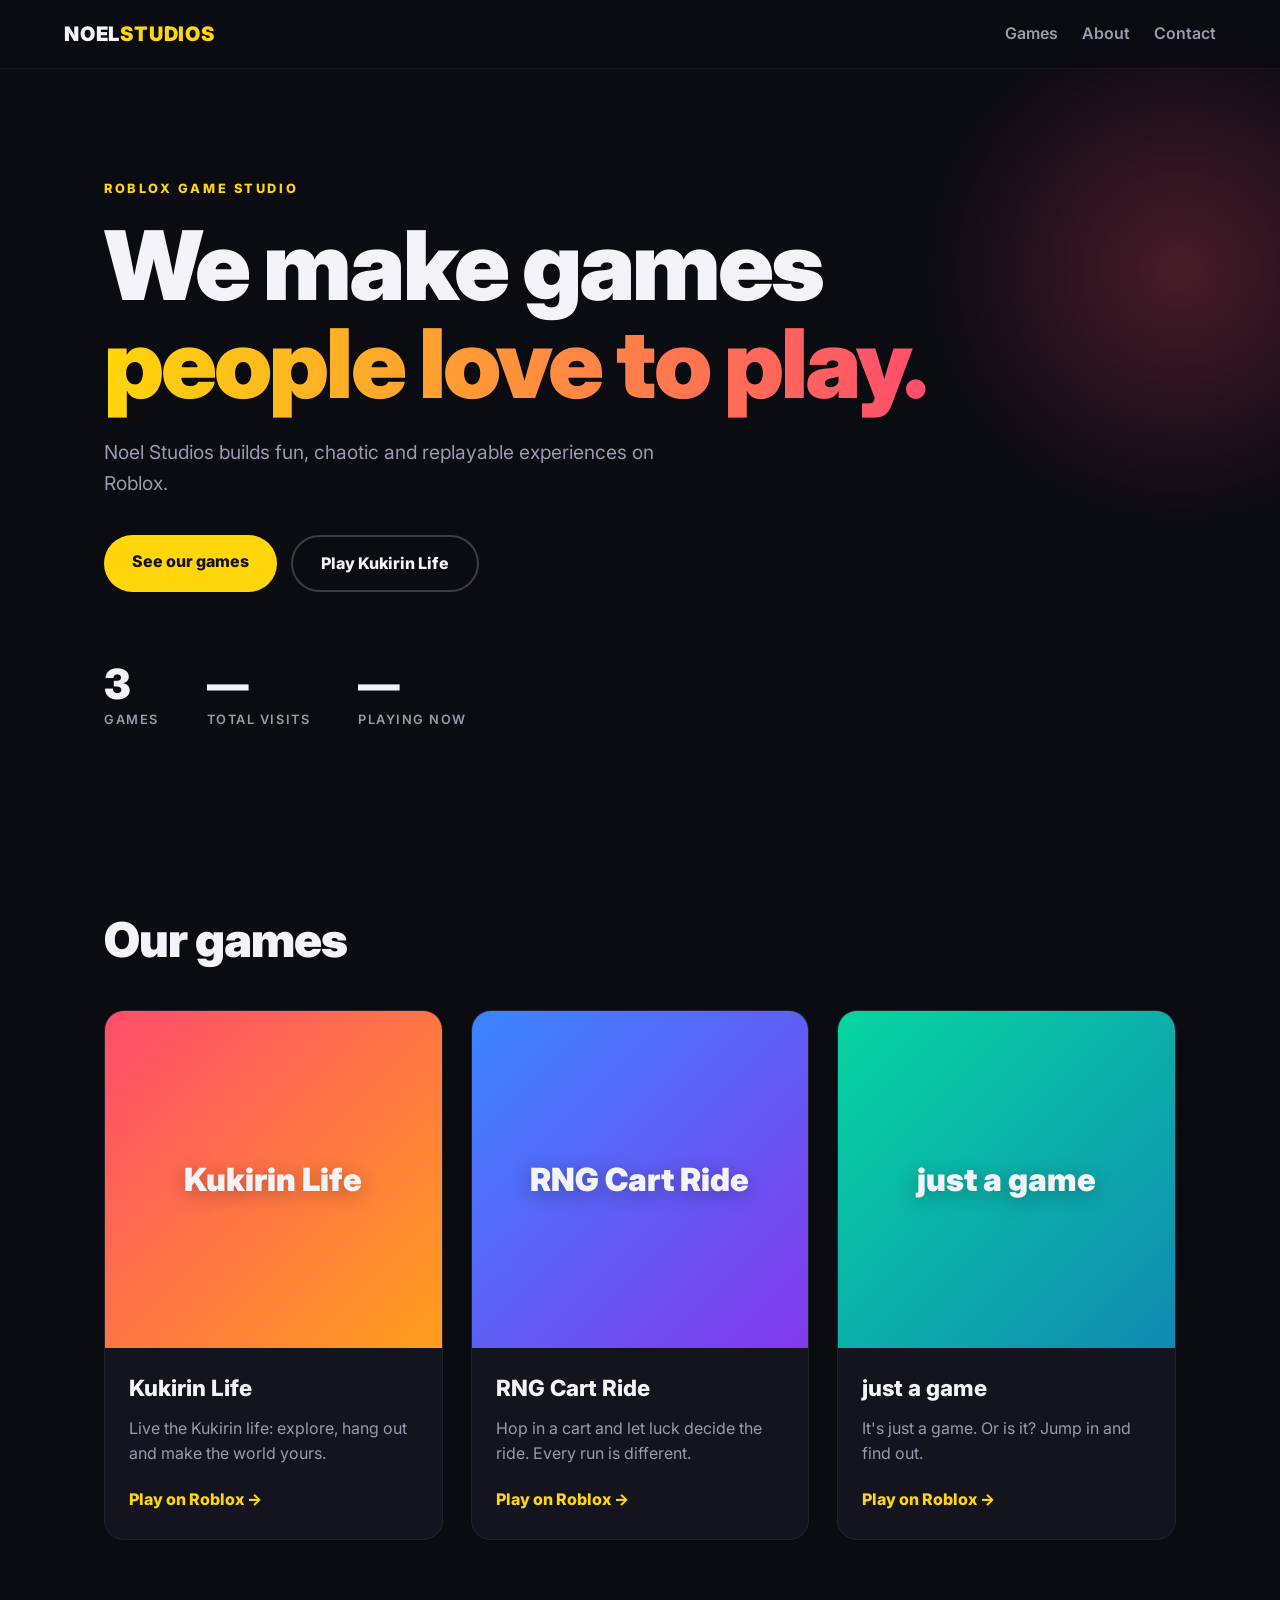
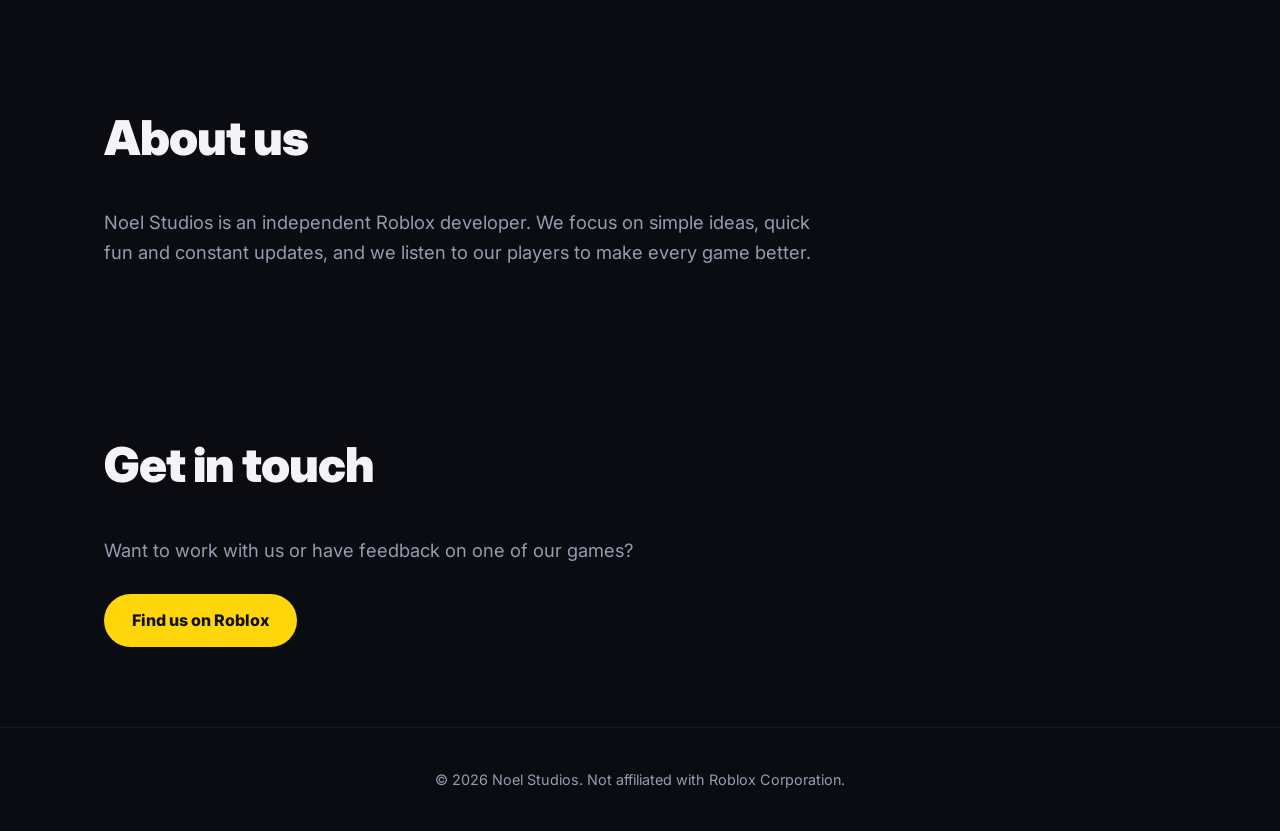
<file: index.html>
<!doctype html>
<html lang="en">
<head>
  <meta charset="utf-8">
  <meta name="viewport" content="width=device-width, initial-scale=1">
  <title>Noel Studios</title>
  <meta name="description" content="Noel Studios makes Roblox games: Kukirin Life, RNG Cart Ride and just a game.">
  <link rel="preconnect" href="https://fonts.googleapis.com">
  <link rel="preconnect" href="https://fonts.gstatic.com" crossorigin>
  <link href="https://fonts.googleapis.com/css2?family=Inter:wght@400;600;800;900&display=swap" rel="stylesheet">
  <link rel="stylesheet" href="style.css">
</head>
<body>
  <header class="nav">
    <a href="#top" class="logo">NOEL<span>STUDIOS</span></a>
    <nav>
      <a href="#games">Games</a>
      <a href="#about">About</a>
      <a href="#contact">Contact</a>
    </nav>
  </header>

  <main id="top">
    <section class="hero">
      <p class="eyebrow">Roblox game studio</p>
      <h1>We make games<br><span class="accent">people love to play.</span></h1>
      <p class="lead">Noel Studios builds fun, chaotic and replayable experiences on Roblox.</p>
      <div class="hero-actions">
        <a href="#games" class="btn btn-primary">See our games</a>
        <a href="https://www.roblox.com/games/122840796290491/Kukirin-Life" class="btn btn-ghost" target="_blank" rel="noopener">Play Kukirin Life</a>
      </div>
      <div class="stats">
        <div class="stat"><strong id="stat-games">3</strong><span>Games</span></div>
        <div class="stat"><strong id="stat-visits">—</strong><span>Total visits</span></div>
        <div class="stat"><strong id="stat-playing">—</strong><span>Playing now</span></div>
      </div>
    </section>

    <section id="games" class="section">
      <h2>Our games</h2>
      <div class="games" id="game-list"></div>
    </section>

    <section id="about" class="section about">
      <h2>About us</h2>
      <p>Noel Studios is an independent Roblox developer. We focus on simple ideas, quick fun and
        constant updates, and we listen to our players to make every game better.</p>
    </section>

    <section id="contact" class="section contact">
      <h2>Get in touch</h2>
      <p>Want to work with us or have feedback on one of our games?</p>
      <!-- Change this link to your email (mailto:you@example.com), Discord invite or Roblox group -->
      <a class="btn btn-primary" href="https://www.roblox.com/games/122840796290491/Kukirin-Life" target="_blank" rel="noopener">Find us on Roblox</a>
    </section>
  </main>

  <footer class="footer">
    <p>&copy; <span id="year"></span> Noel Studios. Not affiliated with Roblox Corporation.</p>
  </footer>

  <script src="script.js"></script>
</body>
</html>
</file>
<file: style.css>
:root {
  --bg: #0b0b12;
  --bg-2: #14141f;
  --text: #f4f4f8;
  --muted: #9a9ab0;
  --accent: #ffd60a;
  --accent-2: #ff4d6d;
  --radius: 20px;
}

* { box-sizing: border-box; margin: 0; padding: 0; }

html { scroll-behavior: smooth; }

body {
  background: var(--bg);
  color: var(--text);
  font-family: "Inter", system-ui, sans-serif;
  line-height: 1.6;
  overflow-x: hidden;
}

a { color: inherit; text-decoration: none; }

/* Navigation */
.nav {
  position: sticky;
  top: 0;
  z-index: 10;
  display: flex;
  justify-content: space-between;
  align-items: center;
  padding: 18px max(16px, 5vw);
  background: rgba(11, 11, 18, 0.8);
  backdrop-filter: blur(12px);
  border-bottom: 1px solid rgba(255, 255, 255, 0.06);
}

.logo { font-weight: 900; font-size: 1.25rem; letter-spacing: 0.04em; }
.logo span { color: var(--accent); }

.nav nav { display: flex; gap: 24px; }
.nav nav a { color: var(--muted); font-weight: 600; transition: color .2s; }
.nav nav a:hover { color: var(--text); }

/* Hero */
.hero {
  padding: 110px max(16px, 5vw) 90px;
  max-width: 1200px;
  margin: 0 auto;
  position: relative;
}

main { overflow-x: clip; }

.hero::before {
  content: "";
  position: absolute;
  inset: -100px -20% auto auto;
  width: 600px;
  height: 600px;
  background: radial-gradient(circle, rgba(255, 77, 109, .25), transparent 60%);
  z-index: -1;
  pointer-events: none;
}

.eyebrow {
  text-transform: uppercase;
  letter-spacing: 0.2em;
  font-size: .8rem;
  font-weight: 800;
  color: var(--accent);
  margin-bottom: 18px;
}

h1 {
  font-size: clamp(2.6rem, 8vw, 6rem);
  font-weight: 900;
  line-height: 1.02;
  letter-spacing: -0.03em;
}

.accent {
  background: linear-gradient(90deg, var(--accent), var(--accent-2));
  -webkit-background-clip: text;
  background-clip: text;
  color: transparent;
}

.lead { color: var(--muted); font-size: 1.2rem; max-width: 560px; margin: 24px 0 36px; }

.hero-actions { display: flex; flex-wrap: wrap; gap: 14px; }

.btn {
  display: inline-block;
  padding: 14px 28px;
  border-radius: 999px;
  font-weight: 800;
  transition: transform .2s, background .2s;
}
.btn:hover { transform: translateY(-2px); }
.btn-primary { background: var(--accent); color: #111; }
.btn-ghost { border: 2px solid rgba(255, 255, 255, .2); }
.btn-ghost:hover { background: rgba(255, 255, 255, .08); }

.stats { display: flex; flex-wrap: wrap; gap: 48px; margin-top: 72px; }
.stat strong { display: block; font-size: 2.6rem; font-weight: 900; line-height: 1; }
.stat span { color: var(--muted); font-weight: 600; text-transform: uppercase; font-size: .8rem; letter-spacing: .12em; }

/* Sections */
.section { padding: 80px max(16px, 5vw); max-width: 1200px; margin: 0 auto; }
.section h2 { font-size: clamp(2rem, 5vw, 3rem); font-weight: 900; letter-spacing: -0.02em; margin-bottom: 32px; }

/* Game cards */
.games {
  display: grid;
  grid-template-columns: repeat(auto-fill, minmax(300px, 1fr));
  gap: 28px;
}

.card {
  display: flex;
  flex-direction: column;
  background: var(--bg-2);
  border-radius: var(--radius);
  overflow: hidden;
  border: 1px solid rgba(255, 255, 255, .06);
  transition: transform .25s, box-shadow .25s;
}
.card:hover { transform: translateY(-6px); box-shadow: 0 20px 50px rgba(0, 0, 0, .5); }

.thumb {
  position: relative;
  aspect-ratio: 1 / 1;
  background: linear-gradient(135deg, var(--c1), var(--c2));
  display: grid;
  place-items: center;
  overflow: hidden;
}
.thumb-title {
  font-size: 2rem;
  font-weight: 900;
  text-align: center;
  padding: 20px;
  text-shadow: 0 4px 20px rgba(0, 0, 0, .3);
}
.thumb img {
  position: absolute;
  inset: 0;
  width: 100%;
  height: 100%;
  object-fit: cover;
  transition: transform .4s;
}
.card:hover .thumb img { transform: scale(1.05); }

.card-body { padding: 22px 24px 26px; display: flex; flex-direction: column; gap: 10px; flex: 1; }
.card-body h3 { font-size: 1.4rem; font-weight: 800; }
.card-body p { color: var(--muted); }

.meta { display: flex; gap: 18px; font-size: .9rem; color: var(--muted); }
.meta b { color: var(--text); }
.live { display: inline-flex; align-items: center; gap: 6px; }
.live i { width: 8px; height: 8px; border-radius: 50%; background: #06d6a0; box-shadow: 0 0 8px #06d6a0; }
.meta [hidden] { display: none; }

.play { margin-top: auto; font-weight: 800; color: var(--accent); }

/* About & contact */
.about p, .contact p { color: var(--muted); font-size: 1.15rem; max-width: 720px; }
.contact p { margin-bottom: 28px; }

.footer {
  padding: 40px max(16px, 5vw);
  text-align: center;
  color: var(--muted);
  font-size: .9rem;
  border-top: 1px solid rgba(255, 255, 255, .06);
}

@media (max-width: 600px) {
  .nav nav { gap: 16px; font-size: .9rem; }
  .hero { padding-top: 70px; }
  .stats { gap: 28px; }
  .games { grid-template-columns: 1fr; }
}
</file>
